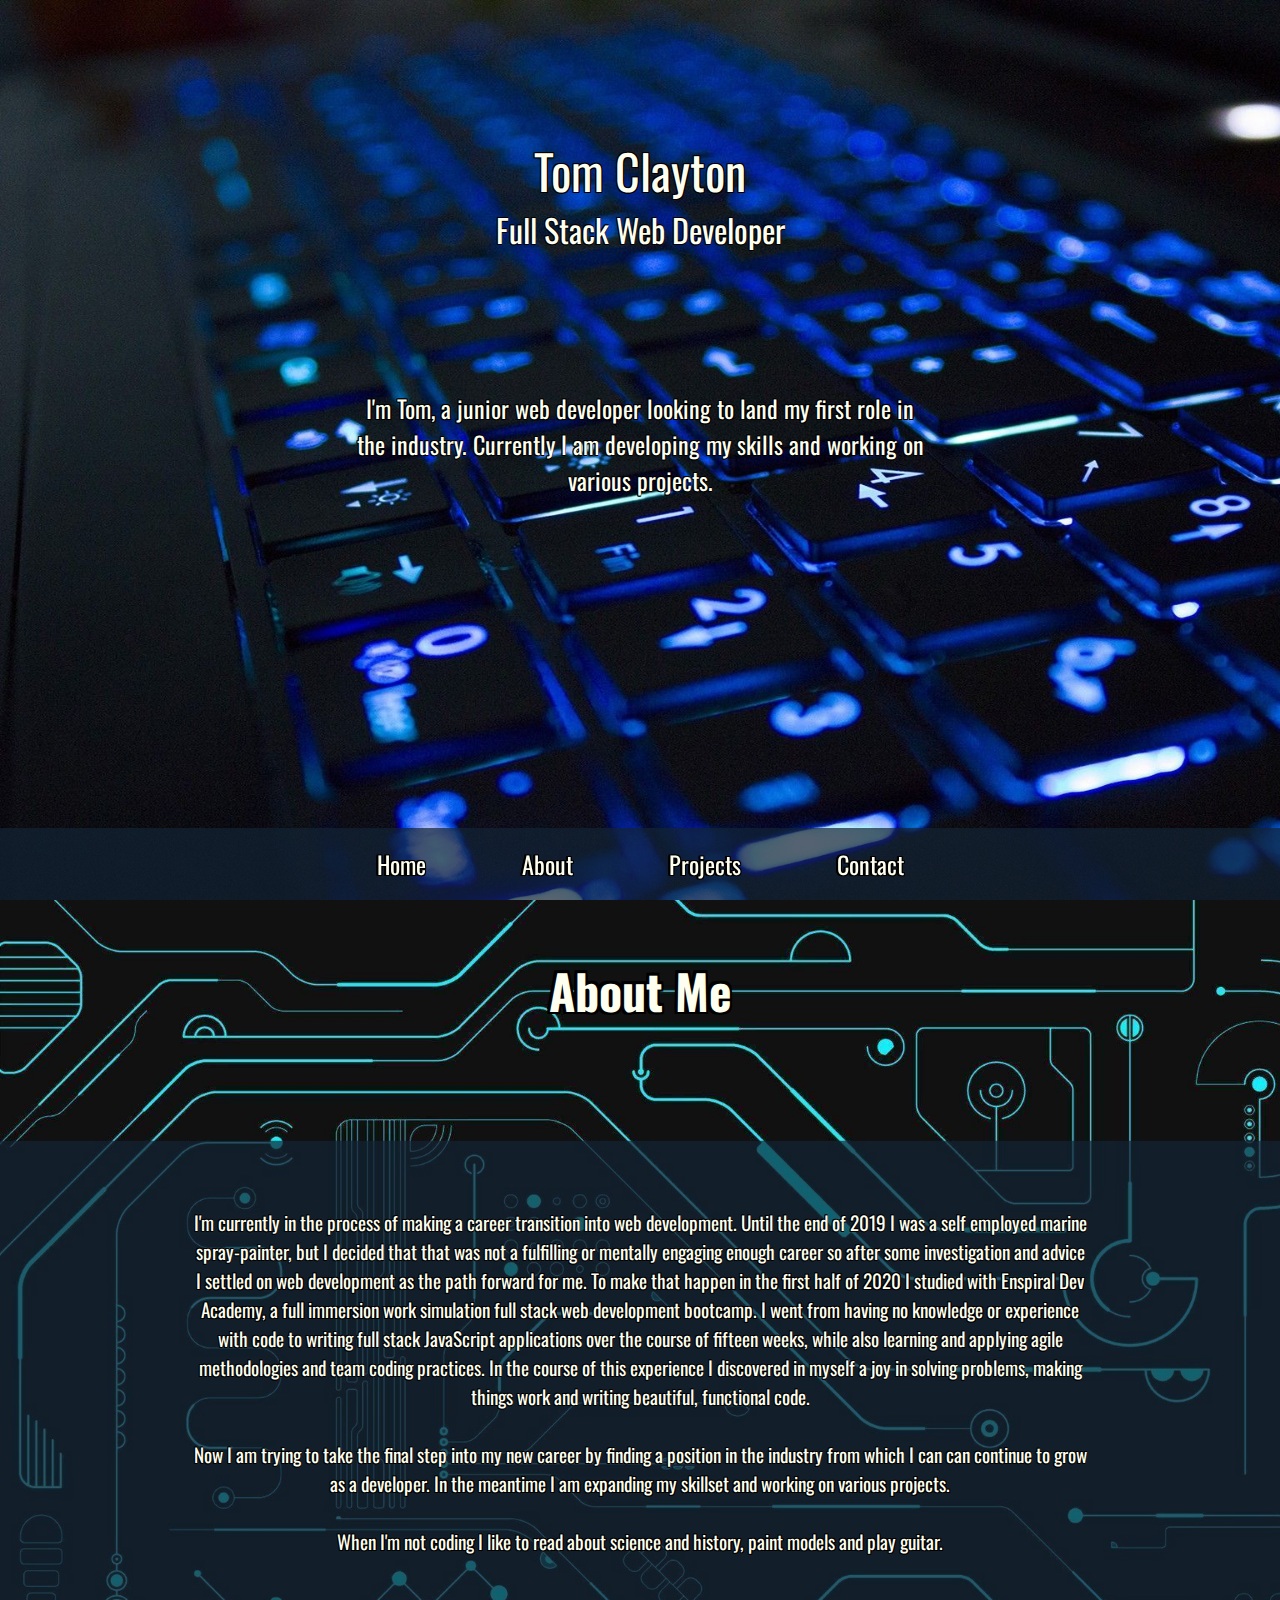
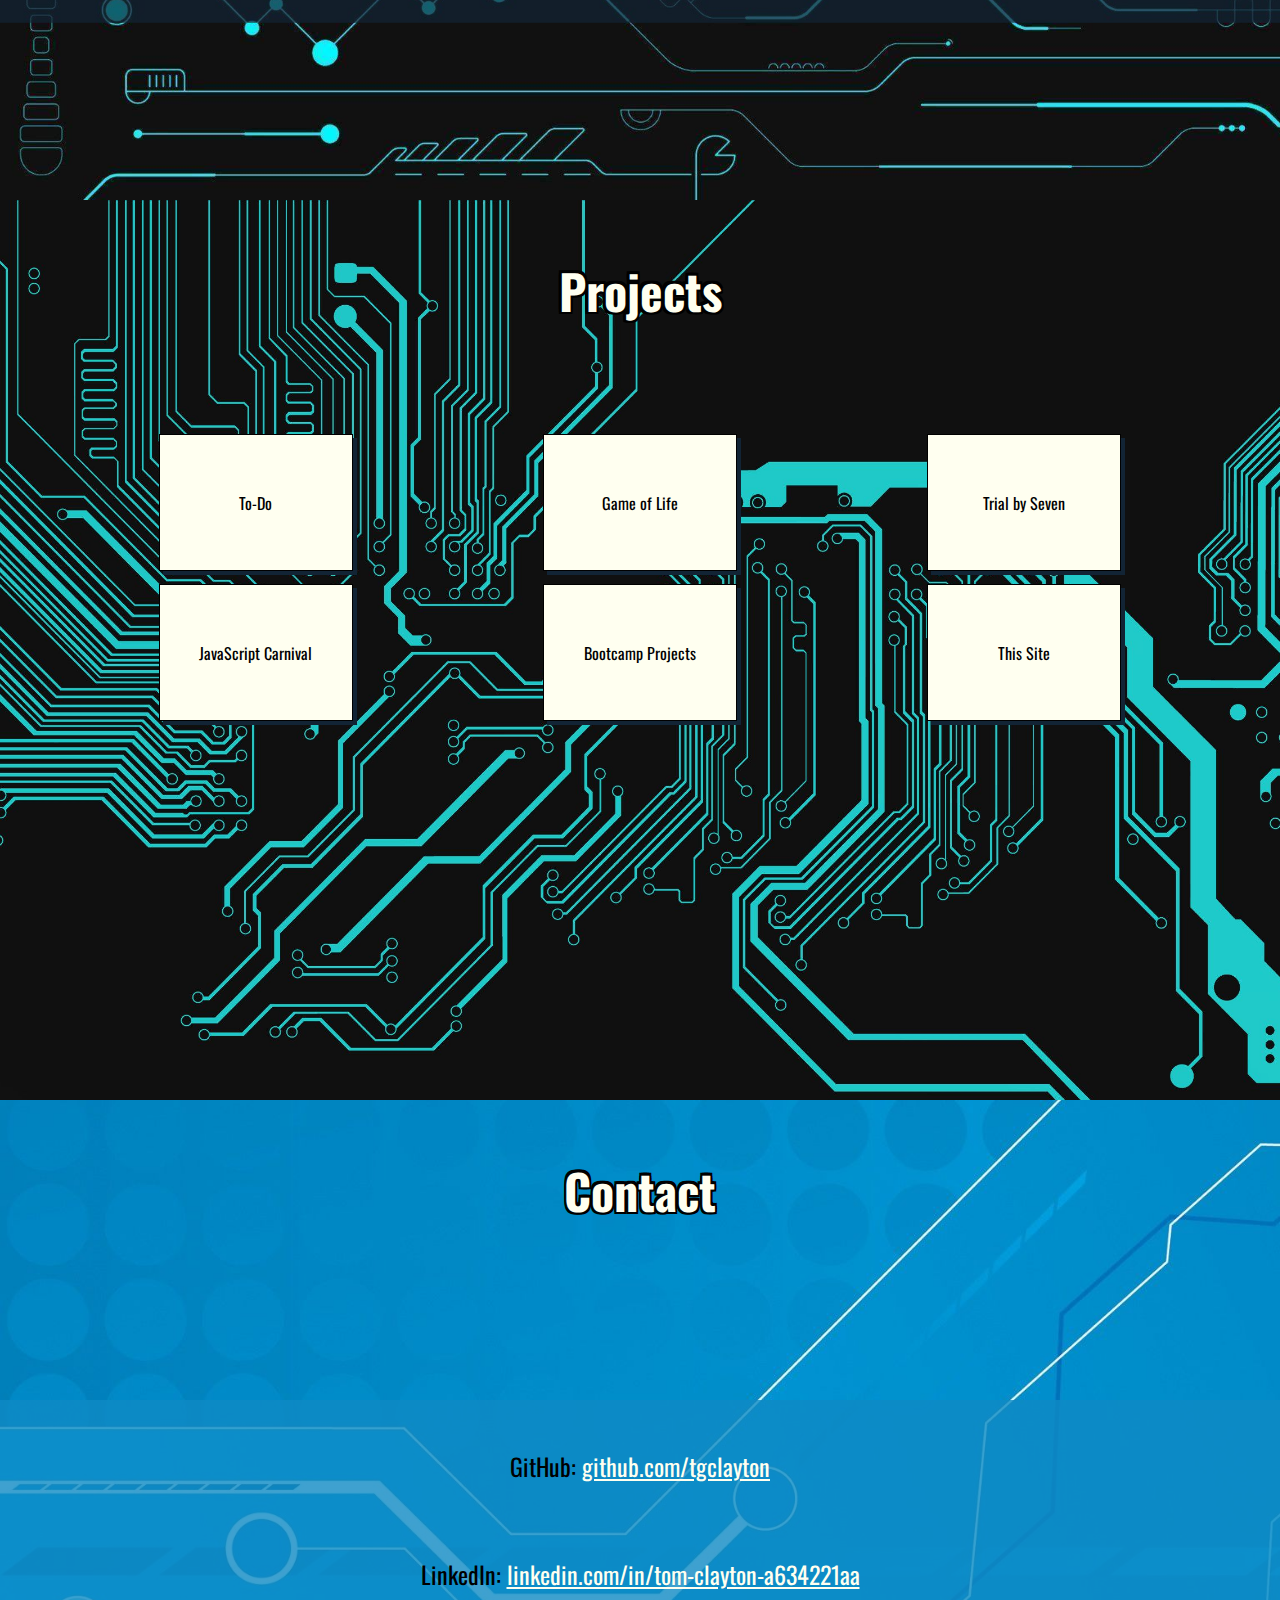
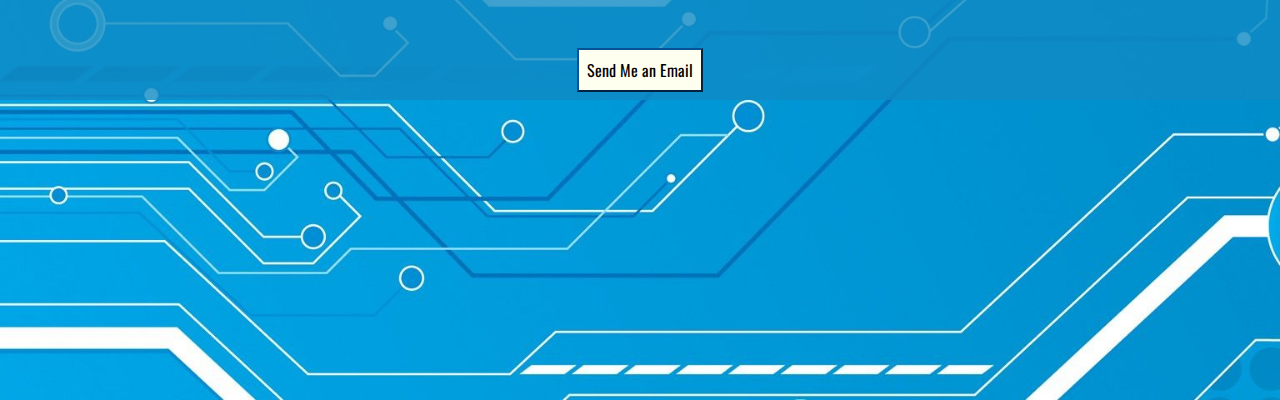
<file: index.html>
<!DOCTYPE html>
<html lang="en">

<head>
  <meta charset="UTF-8">
  <meta name="viewport" content="width=device-width, initial-scale=1.0">
  <link rel="stylesheet" href="./styles/main.css">
  <link rel="stylesheet" href="./styles/contact-page.css">
  <link rel="stylesheet" href="./styles/projects-page.css">
  <link href="https://fonts.googleapis.com/css2?family=Oswald&display=swap" rel="stylesheet">
  <title>Portfolio</title>
</head>

<body>

  <!-- Landing Page -->
  <div id='landing-page' class='full-page keyboard-background smoke-text text-shadow'>
    <div id='landing-title-box' class='smoke-text text-shadow'>
      <p class=" main-title">Tom Clayton</p>
      <p class='subtitle'>Full Stack Web Developer</p>
    </div>
    <div id='landing-bio'>
      <p>I'm Tom, a junior web developer looking
        to land my first role in the industry. Currently I am developing my skills
        and working on various projects. </p>
    </div>
    <div id='nav-bar' class='smoke-text flex-container text-shadow'>
      <a href="#landing-page">
        <p class='nav-button'>Home</p>
      </a>
      <a href="#about-page">
        <p class='nav-button'>About</p>
      </a>
      <!-- <a href="#skills-page">
        <p class='nav-button'>Skills</p>
      </a> -->
      <a href="#projects-page">
        <p class='nav-button'>Projects</p>
      </a>
      <a href="#contact-page">
        <p class='nav-button'>Contact</p>
      </a>
    </div>
    <div class="footer-space"></div>
  </div>


  <!-- About Page -->
  <div id='about-page' class='full-page circuit2-background'>
    <div class="header-box">
      <h2 class='page-header smoke-text text-shadow vertical-center horizontal-center'>About Me</h2>
    </div>
    <div id="about-page-body">
      <div id="about-info" class="vertical-center">
        <p class="smoke-text text-shadow vertical-center horizontal-center">
          I'm currently in the process of making a career transition into web development.
          Until the end of 2019 I was a self employed marine spray-painter, but I decided that that was not a fulfilling
          or mentally engaging enough career so after some investigation and advice I settled on web development
          as the path forward for me. To make that happen in the first half of 2020 I studied with Enspiral Dev Academy,
          a full immersion work simulation full stack web development bootcamp. I went from having no knowledge
          or experience with code to writing full stack JavaScript applications over the course of fifteen weeks, while
          also learning and applying agile methodologies and team coding practices. In the course of this
          experience I discovered in myself a joy in solving problems, making things work and writing beautiful,
          functional code.
          <br><br>
          Now I am trying to take the final step into my new career by finding a position in the industry from which
          I can can continue to grow as a developer. In the meantime I am expanding my skillset and working on various
          projects.
          <br><br>
          When I'm not coding I like to read about science and history, paint models and play guitar.
        </p>
      </div>
    </div>
    <div class="footer-space"></div>
  </div>


  <!-- Skills Page -->
  <!-- <div id='skills-page' class='full-page grey'>
    <h2 class='page-header smoke-text text-shadow'>Skills</h2>
  </div> -->


  <!-- Projects Page -->
  <div id='projects-page' class='full-page circuit1-background'>
    <div class="header-box">
      <h2 id='project-header' class='page-header smoke-text text-shadow vertical-center horizontal-center'>Projects</h2>
    </div>
    <div id='projects-grid' class='grid-container'>

      <div id="todo-project" class='project-box'>
        <p id="todo-project-title" class='project-name vertical-center horizontal-center'>To-Do</p>
        <div style="display: none;">
          <div id="todo-project-desc">
            <p class='bp-desc-p'>
              A basic to-do app made using Create-React-App. This was my first attempt at using using react hooks.
              <br><br>
              Currently in the process of integrating a backend and adding a Mongo Db database.
            </p>
          </div>
          <div id="todo-project-links">
            <div style="padding: 2em 1em;">
              Live App: <a href="https://toms-todo.netlify.app/">toms-todo.netlify.app/</a>
              <br><br>
              GitHub: <a href="https://github.com/tgclayton/cra-test">github.com/tgclayton/cra-test</a>
            </div>
          </div>
        </div>
      </div>

      <div id="gol-project" class='project-box'>
        <p id="gol-project-title" class='project-name vertical-center horizontal-center'>Game of Life</p>
        <div style="display: none; position: relative;">
          <div id="gol-project-desc">
            <p class='bp-desc-p'>An implementation of Conway's Game of Life, using JavaScript and React.
              The Game itself is displayed on an html canvas element, I spent a lot of
              time iterating through different approaches for the display and game code
              in order to make the game run fast.
            </p>
          </div>
          <div id="gol-project-links" class="vertical-center">
            <div style="padding: 2em 1em;">
              Live App: <a href="https://tom-gol.herokuapp.com/">tom-gol.herokuapp.com/</a>
              <br><br><br>
              GitHub: <a href="https://github.com/tgclayton/Tom-GOL">github.com/tgclayton/Tom-GOL</a>
            </div>
          </div>
        </div>
      </div>

      <div id="game-project" class='project-box'>
        <p id="game-project-title" class='project-name vertical-center horizontal-center'>Trial by Seven</p>
        <div style="display: none;">
          <div id="game-project-desc">
            <p class='bp-desc-p'>
              My final project at bootcamp. A squad based combat game built over the course of five days
              using Phaser with a React UI wrapper. This was a fun project, I started it having no experience
              with Phaser at all and had to learn the basis before I could even begin. I had a lot of interesting
              issues come up getting the Phaser game and React UI to share information and update each other and
              ended up using several creative workarounds to make it happen.
            </p>
          </div>
          <div id="game-project-links">
            <div style="padding: 2em 1em;">
              Live App: <a href="https://the-name-of-the-game.herokuapp.com/">the-name-of-the-game.herokuapp.com/</a>
              <br><br><br>
              GitHub: <a href="https://github.com/tgclayton/Trial-by-Seven">github.com/tgclayton/Trial-by-Seven</a>
            </div>
          </div>
        </div>
      </div>

      <div id="carnival-project" class='project-box'>
        <p id="carnival-project-title" class='project-name vertical-center horizontal-center'>JavaScript Carnival</p>
        <div style="display: none;">
          <div id="carnival-project-desc">
            <p class='bp-desc-p'>
              Several small JavaScript apps created when I was first learning to code, preserved
              here largely for nostalgia.
            </p>
          </div>
          <div id="carnival-project-links">
            <div style="padding: 2em 1em;">
              GitHub: <a
                href="https://github.com/tgclayton/Portfolio/tree/master/js-carnival">github.com/tgclayton/Portfolio</a>
              <br><br>
              <a href="./js-carnival/calculator/index.html">Calculator</a>
              <br><br>
              <a href="./js-carnival/minesweeper/index.html">Minesweeper</a>
              <br><br>
              <a href="./js-carnival/javascript-carnival/dress-the-clown/dress-the-clown.html">Dress the Clown</a>
              <br><br>
              <a href="./js-carnival/javascript-carnival/inflate-the-unicorn/inflate-the-unicorn.html">Inflate the
                Unicorn</a>
              <br><br>
              <a href="./js-carnival/javascript-carnival/whack-a-mole/whack-a-mole.html">Whack-a-Mole</a>
            </div>
          </div>
        </div>
      </div>

      <div id="bootcamp-project" class='project-box'>
        <p id="bootcamp-project-title" class='project-name vertical-center horizontal-center'>Bootcamp Projects</p>
        <div style="display: none;">
          <div id="bootcamp-project-desc">
            <p class='bp-desc-p'>
              Several team projects I contributed to during bootcamp. Each one was built over
              the course of a day, coming up with the concept on thursday afternoon and delivering
              and presenting the final product at 3pm the next day, and attempted to utilise the tools
              we had learned that week. None of these were deployed so only the GitHub links are provided.
            </p>
          </div>
          <div id="bootcamp-project-links">
            <div style="padding: 2em 1em;">
              Flash Cards: <a
                href="https://github.com/kahikatea-2020/Public-Indecency">github.com/kahikatea-2020/Public-Indecency</a>
              <br><br>
              Quote Battle: <a
                href="https://github.com/kahikatea-2020/quote_battle">github.com/kahikatea-2020/quote_battle</a>
              <br><br>
              Happy Little Accidents: <a
                href="https://github.com/kahikatea-2020/HappyLittleAccidents">github.com/kahikatea-2020/HappyLittleAccidents</a>
              <br><br>
              Zoomers: <a
                href="https://github.com/kahikatea-2020/Zoomers/tree/tom">github.com/kahikatea-2020/Zoomers</a>
            </div>
          </div>
        </div>
      </div>

      <div id="portfolio-project" class='project-box'>
        <p id="portfolio-project-title" class='project-name vertical-center horizontal-center'>This Site</p>
        <div style="display: none;">
          <div id="portfolio-project-desc">
            <p class='bp-desc-p'>
              This was intended as a simple static html/css webpage to collect my work in
              one place and practice css and styling. It grew slightly in the building and ended
              up having some features that probably would have been easier to implement using React
              but instead use some interesting workarounds to achieve. Namely this project page and
              the method it uses to display relevant information in this larger project window. At
              some point I may recreate it more elegantly in React but for now it does the job required.
              Still requires some work to make it reactive and display niceley on all devices.
            </p>
          </div>
          <div id="portfolio-project-links">
            <div style="padding: 2em 1em;">
              GitHub: <a href="https://github.com/tgclayton/Portfolio">github.com/tgclayton/Portfolio</a>
            </div>
          </div>
        </div>
      </div>

      <!-- <div id="netlazy-project" class='project-box'>
        <p id="netlazy-project-title" class='project-name vertical-center horizontal-center'>NetLazy</p>
        <div style="display: none;">
          <div id="netlazy-project-desc">
            <p class='bp-desc-p'>A tool to manage a professional network, based on the spreadsheet
              used for that purpose by a contact of mine. The intention is to list all contacts with
              relevant information such as preferred contact method, assosciated opportunities and
              frequency of contact, and to rearrange the list automatically to remind the user
              of needed action. Built using a full MERN stack. Currently just started and mostly unimplemented.</p>
          </div>
          <div id="netlazy-project-links">
            <div style="padding: 2em 1em;">
              GitHub: <a href="https://github.com/tgclayton/netlazy">github.com/tgclayton/netlazy</a>
            </div>
          </div>
        </div>
      </div> -->

    </div>

    <!-- Blown up project page -->
    <div id='big-project-box' class="hidden horizontal-center vertical-center" onclick="toggleBigProject()">
      <div style="height: 20%; position: relative;">
        <h2 id='bp-title' class="vertical-center"></h2>
      </div>
      <div id="bp-flex-container" class="flex-container">
        <div id="project-description-container" style="width: 50%; height: 100%;">
          <div style="height: 15%; position: relative;">
            <h2 class="vertical-center horizontal-center">Description</h2>
          </div>
          <div id="project-description-content"></div>
        </div>
        <div id="project-links-container" style="width: 50%; height: 100%;">
          <div style="height: 15%; position: relative;">
            <h2 class="vertical-center horizontal-center">Links</h2>
          </div>
          <div id="project-links-content"></div>
        </div>
      </div>
      <p id="">Click anywhere to close</p>
    </div>

  </div>


  <!-- Contact Page -->
  <div id='contact-page' class='full-page circuit4-background'>
    <div class="header-box">
      <h2 class='page-header smoke-text text-shadow vertical-center horizontal-center'>Contact</h2>
    </div>

    <div id='contact-info-container'>
      <div id='contact-info-box' class="horizontal-center vertical-center">
        <p class="contact-page-p">GitHub: <a href="https://github.com/tgclayton" class="">github.com/tgclayton</a></p>
        <p class="contact-page-p">LinkedIn: <a
            href="https://www.linkedin.com/in/tom-clayton-a634221aa/">linkedin.com/in/tom-clayton-a634221aa</a></p>
        <!-- <p class="contact-page-p">Email: <span style='color: ivory;'>tgclayton1@gmail.com</span> </p> -->
        <button onclick="toggleSendMessage()">Send Me an Email</button>
      </div>

      <div id='message-window' class='horizontal-center vertical-center hidden'>
        <form id="message-form" netlify action="POST" name="Portfolio Message" class="horizontal-center">
          <p style="margin-top: 0; padding-top:1em ;" class="form-p">Return Address: </p>
          <textarea name="message-return-address" id="" cols="30" rows="1"></textarea>
          <p style="margin-top: 0; padding-top:1em ;" class="form-p">Subject: </p>
          <textarea name="message-subject" id="" cols="30" rows="1"></textarea>
          <p class="form-p">Message:</p>
          <textarea name="message-body" id="message-input" cols="30" rows="5"></textarea>
        </form>
        <div id="message-button-container" class="flex-container">
          <button onclick="toggleSendMessage()">Close</button>
          <button onclick="formSubmit()">Send</button>
        </div>
      </div>
    </div>

    <div class='footer-space'></div>
  </div>

</body>
<script src="./scripts/script.js"></script>
      
</html>
</file>
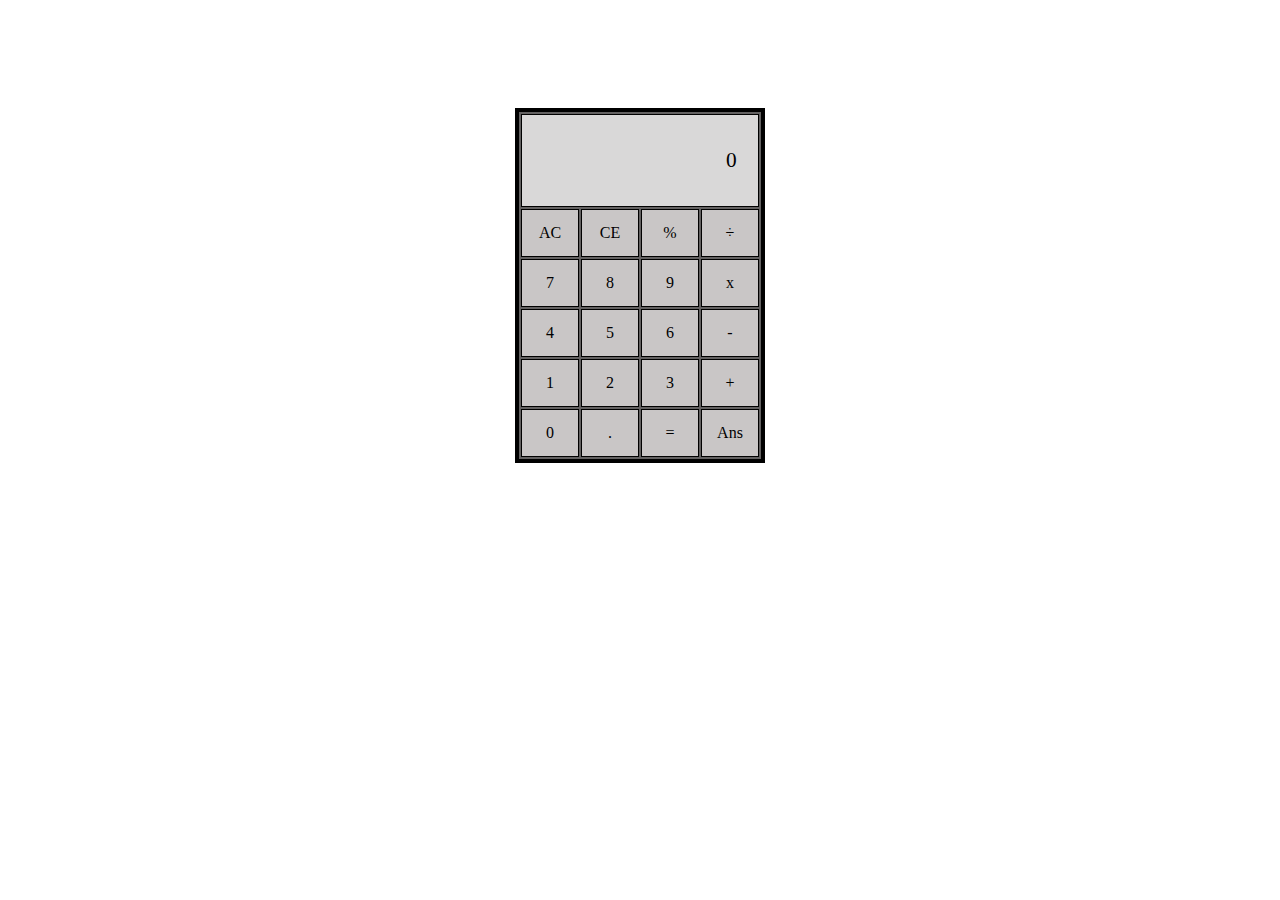
<file: js-carnival/calculator/index.html>
<!DOCTYPE html>
<html>

<head>
  <title>Tom's Calculator</title>
  <link rel="stylesheet" href="main.css" type="text/css">
  <meta charset="UTF-8">
 
</head>

<body>
  <table id="calcFace" class="">
    
<tr>
  <td id="screen" colspan="4" style="
  height: 4em; 
  background-color: rgba(245, 245, 245, 0.808); 
  overflow: hidden;
  text-align: right;
  padding-right: 1em;
  font-size: 16pt;
  ">0</td>
</tr>


    <tr>
      
      <td>AC</td>
      <td>CE</td>
      <td>%</td>
      <td>÷</td>
    </tr>

    <tr>
      <td>7</td>
      <td>8</td>
      <td>9</td>
      <td>x</td>
    </tr>

    <tr>
      <td>4</td>
      <td>5</td>
      <td>6</td>
      <td>-</td>
    </tr>

    <tr>
      <td>1</td>
      <td>2</td>
      <td>3</td>
      <td>+</td>
    </tr>

    <tr>
      <td>0</td>
      <td>.</td>
      <td>=</td>
      <td>Ans</td>
    </tr>
   

  </table>
  <script src="calculator.js"></script>
</body>

</html>
</file>
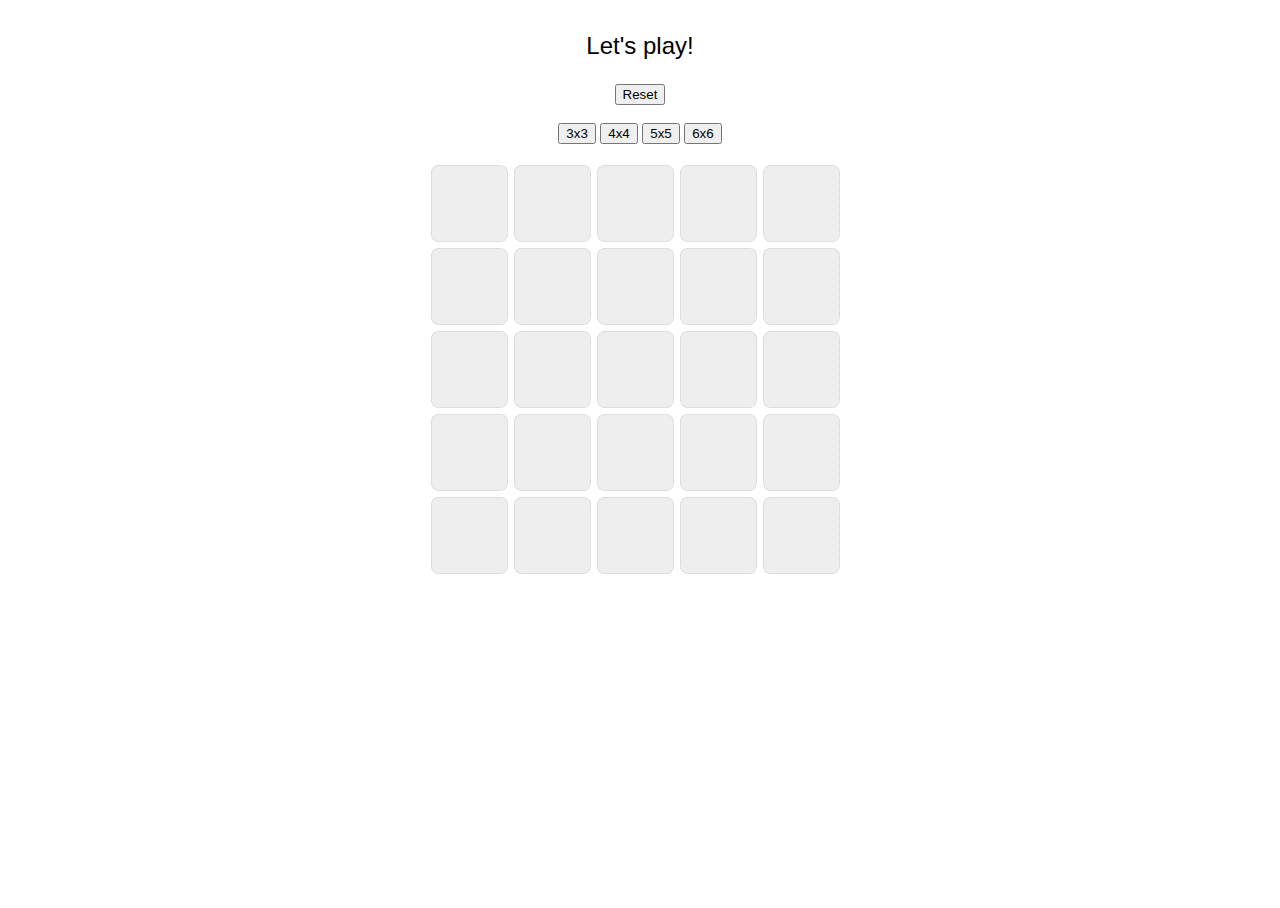
<file: js-carnival/minesweeper/index.html>
<!DOCTYPE html>
<html>
  <head>
    <title>Minesweeper</title>
    <link rel="stylesheet" href="minesweeper.css">
    <script src="lib/tests.js"></script>
    <script src="lib/lib.js"></script>
    <script src="minesweeper.js"></script>
  </head>
  <body>
    <!-- <div id="full-page"> -->
    <div id="message"></div>
    <button onclick="newGame('reset')">Reset</button>
    <br>
    <div id="size-select">
      <button class="selector-button" onclick="newGame (3)">3x3</button>
      <button class="selector-button" onclick="newGame (4)">4x4</button>
      <button class="selector-button" onclick="newGame (5)">5x5</button>
      <button class="selector-button" onclick="newGame (6)">6x6</button>
    </div>
    <br>
    <div id="notes"></div>
    <div class="board"></div>
    
  </div>
    
  </body>
</html>
</file>
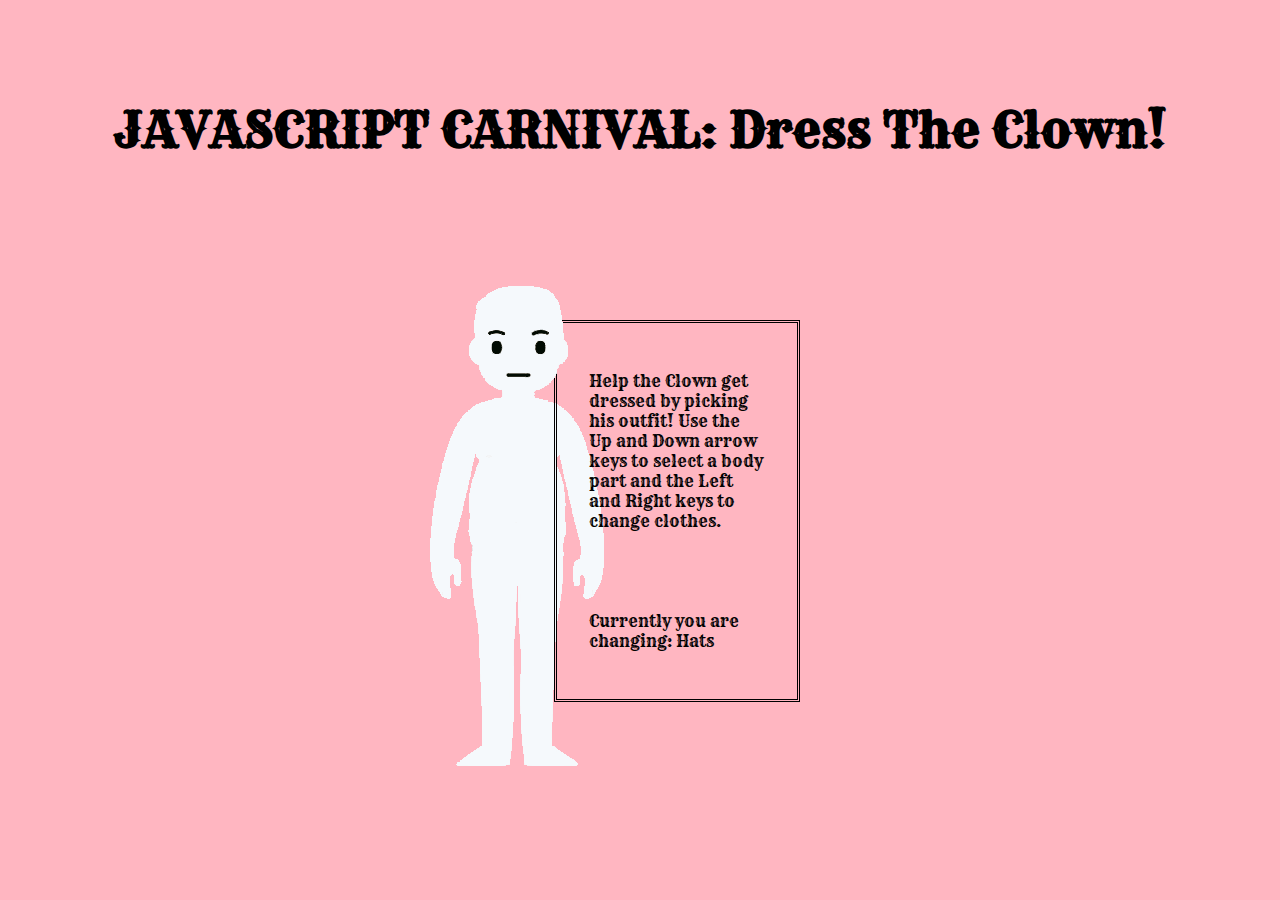
<file: js-carnival/javascript-carnival/dress-the-clown/dress-the-clown.html>
<!doctype html>

<html lang="en">

<head>

  <meta charset="utf-8">
  <meta name="viewport" content="width=device-width, initial-scale=1, user-scalable=0, maximum-scale=1, minimum-scale=1">
  <title>JAVASCRIPT CARNIVAL: Dress The Clown!</title>
  <link href="https://fonts.googleapis.com/css?family=Rye&display=swap" rel="stylesheet">
  <link rel="stylesheet" href="../main.css">

</head>

<body>

	<h1> JAVASCRIPT CARNIVAL: Dress The Clown! </h1>

	<div class="dress-a-parent">
		<img id="head" class="dress-an-image" src="./images/head0.png"> <br>
		<img id="body"class="dress-an-image" src="./images/body0.png"> <br>
		<img id="shoes" class="dress-an-image" src="./images/shoes0.png">
	</div>

	<div class="clown-box">
		<p>Help the Clown get dressed by picking his outfit!
			 Use the Up and Down arrow keys to select a body part 
			 and the Left and Right keys to change clothes.
		</p>
		<p>
			Currently you are changing: <sp id="part-selector">Hats</sp>
		</p>
	</div>

<script src="dress-the-clown.js"></script>
</body>

</html>
</file>
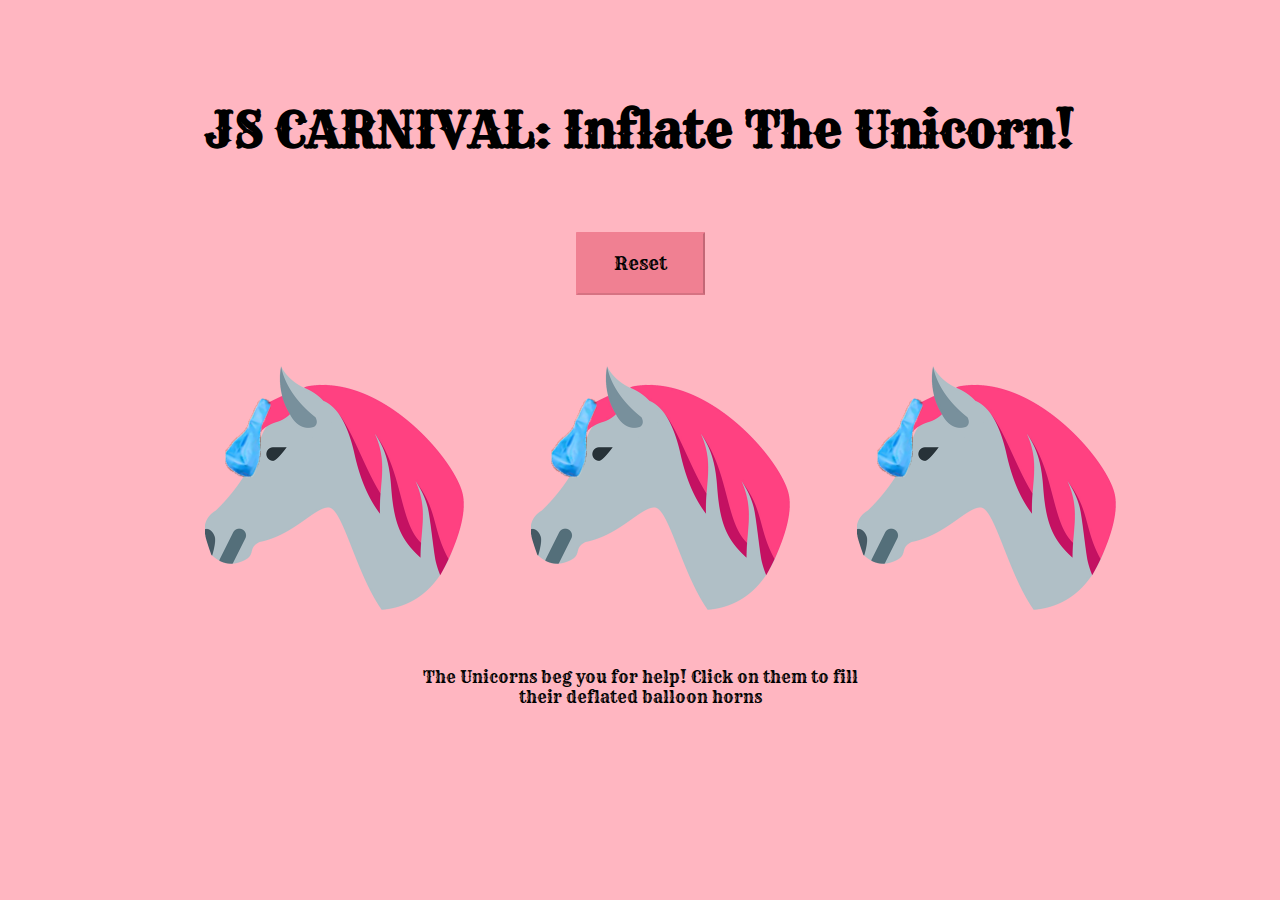
<file: js-carnival/javascript-carnival/inflate-the-unicorn/inflate-the-unicorn.html>
<!doctype html>

<html lang="en">

<head>

  <meta charset="utf-8">
  <meta name="viewport" content="width=device-width, initial-scale=1, user-scalable=0, maximum-scale=1, minimum-scale=1">
  <title>JS CARNIVAL: Inflate The Unicorn!</title>
  <link href="https://fonts.googleapis.com/css?family=Rye&display=swap" rel="stylesheet">
  <link rel="stylesheet" href="../main.css">

</head>

<body>

	<h1> JS CARNIVAL: Inflate The Unicorn! </h1>
	<!-- <button>testeee</button> -->
   <button class="uni-reset" onclick="reset()">Reset</button>
   
	<div class="container">
		<button class="uniButton" type="button" onclick="inflate('Buttershy', 'bnum')"><img id="Buttershy" class="inflate-an-image" src="./images/unicorn-0.png"></button>
		<button class="uniButton" type="button" onclick="inflate('Sparklesilver', 'snum')"><img id="Sparklesilver" class="inflate-an-image" src="./images/unicorn-0.png"></button>
		<button class="uniButton" type="button" onclick="inflate('Arcothax', 'anum')"><img id="Arcothax" class="inflate-an-image" src="./images/unicorn-0.png"></button>
	</div>
<div class="message-box">
 <p id="message">The Unicorns beg you for help! Click on them to fill their deflated balloon horns</p>
</div>
<script src="inflate-the-unicorn.js"></script>
</body>

</html>
</file>
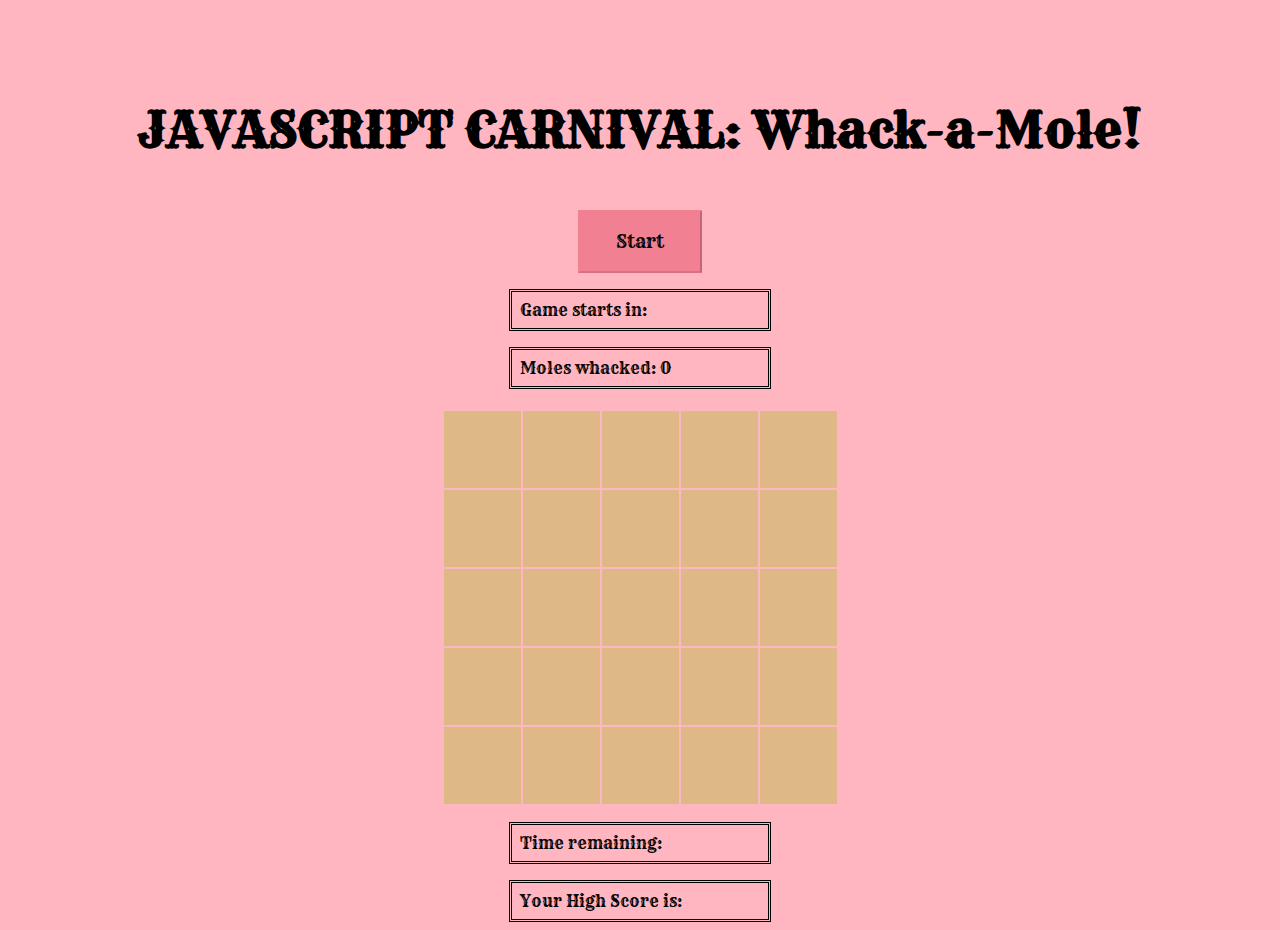
<file: js-carnival/javascript-carnival/whack-a-mole/whack-a-mole.html>
<!doctype html>

<html lang="en">

	<head>

	  <meta charset="utf-8">
	  <meta name="viewport" content="width=device-width, initial-scale=1, user-scalable=0, maximum-scale=1, minimum-scale=1">
	  <title>JAVASCRIPT CARNIVAL: Whack-a-Mole!</title>
	  <link href="https://fonts.googleapis.com/css?family=Rye&display=swap" rel="stylesheet">
	  <link rel="stylesheet" href="../main.css">

	</head>

	<body>

		<h1> JAVASCRIPT CARNIVAL: Whack-a-Mole! </h1>


<button class="centered-div uni-reset" type="button" id="startButton" onclick="startCount(); setTimeout (moleShow, 3000)">Start</button>

<div id="countdown-display" class="centered-div whack-box" >Game starts in:				<span id="countdown"></span></div>


<div class="centered-div whack-box" >Moles whacked:				<span id="count">0</span></div>

<!-- <button type="button" id="" onclick="moleShow(4)">Start</button> -->

<br>

		<table id="molefield">
		  <tr>
			<td>  </td>
			<td>  </td>
			<td>  </td>
			<td>  </td>
			<td>  </td>
		  </tr>
		  <tr>
			<td>  </td>
			<td>  </td>
			<td>  </td>
			<td>  </td>
			<td>  </td>
		  </tr>
		  <tr>
			<td>  </td>
			<td>  </td>
			<td>  </td>
			<td>  </td>
			<td>  </td>
		  </tr>
		  <tr>
			<td>  </td>
			<td>  </td>
			<td>  </td>
			<td>  </td>
			<td>  </td>
		  </tr>
		  <tr>
			<td>  </td>
			<td>  </td>
			<td>  </td>
			<td>  </td>
			<td>  </td>
		  </tr>
		</table>
		<div class="centered-div whack-box" >Time remaining:				<span id="timeLeft"></span></div>
		<div class="centered-div whack-box" >Your High Score is:				<span id="highScore"></span></div>
		<script src="whack-a-mole.js"></script>

	</body>

</html>
</file>
<file: styles/main.css>
body {
  margin: 0;
  padding: 0;
  font-family: 'Oswald', sans-serif;
  --contact-button-size: 1em
}
/* If the screen size is 601px wide or more*/
@media screen and (min-width: 800px) {
  body {
    --main-title-size: 3em;
    --bio-width: 45%;
    --subtitle-size: 2em;
    --about-bio-size: 1.5vw;
    --nav-button-size: 1em;
    --about-info-width: 70%;
    --project-box-width: 15vw;
  }
}

@media screen and (max-width: 700px) {
  body {
    --main-title-size: 2.5em;
    --subtitle-size: 1.5em;
    --bio-width: 90%;
    --about-info-width: 90%;
    --about-bio-size: 2.5vw;
    --nav-button-size: .6em;
    --project-box-width: 15vw;
  }
}

/* If the screen size is 400px wide or less */
@media screen and (max-width: 430px) {
  body {
    --main-title-size: 2.5em;
    --subtitle-size: 1.5em;
    --about-bio-size: 3vw;
    --nav-button-size: .5em;
    --project-box-width: 20vw;
  }
}

@media screen and (max-width: 300px) {
  body {
    --about-bio-size: 3.5vw;
    --project-box-width: 23vw;
  }
}

html {
  margin: 0;
  padding: 0;
  height: 100%;
  width: 100%;
  scroll-behavior: smooth;
  overflow-y: scroll;
}

div {
/* overflow: hidden; */
}


#full-site {
  height: 100%;
  width: 100%
}

.full-page {
  height: 100vh;
  width: 100%;
  text-align: center;
  position: relative;
  /* border-bottom: 2pt solid black; */
}

.smoke-text {
  color: ivory;
}

#nav-bar a {
  text-decoration: none;
  color: ivory;
}

.nav-button {
  font-size: var(--nav-button-size);
  margin:0 1em;
  padding: 0 1em;
  vertical-align: middle;
}

.nav-button:hover {
  background-color: rgba(13, 28, 41, 0.8);
}

#nav-bar {
  background-color: rgba(18, 36, 53, 0.7);
  position: fixed;
  bottom: 0;
  width: 100%;
  z-index: 100;
  font-size: 1.5em;
  height: 3em;
  line-height: 3em;
}


.nav-button:visited {
  color: whitesmoke;
  text-decoration: none;
}

.flex-container {
  display: flex;
  justify-content: center;
}

.column-flex {
  flex-direction: column;
}

.text-shadow {
  text-shadow:
  0.05em 0 black,
  0 0.05em black,
  -0.05em 0 black,
  0 -0.05em black,
  -0.05em -0.05em black,
  -0.05em 0.05em black,
  0.05em -0.05em black,
  0.05em 0.05em black;
}

.keyboard-background {
  background-image: url('../images/glow-keyboard.jpg');
  background-size: cover;
}

.circuit1-background {
  background-image: url('../images/circuit1.jpg');
  background-size: cover;
}

.circuit2-background {
  background-image: url('../images/circuit2.jpg');
  background-size: cover;
}

.circuit3-background {
  background-image: url('../images/circuit3.png');
  background-size: cover;
}

.circuit4-background {
  background-image: url('../images/circuit4.jpg');
  background-size: cover;
}

.main-title {
  font-size: var(--main-title-size);
  margin: 0 auto;
}

.subtitle {
  font-size: var(--subtitle-size);
  margin-top: 0;
}

#landing-title-box {
/* width: 35%; */
margin: auto;
position: relative;
padding: 15vh 0 5vh;
}

#landing-bio {
  position: relative;
  top: 1em;
  width: 100%;
  margin:1.5em auto;
  font-size: 1.5em;
  text-align: center;
}

#landing-bio p {
  width: var(--bio-width);
  margin: auto;
}

.bottom {
  position: relative;
  bottom: 0px;
}

.page-header {
margin: 0;
font-size: 3em;
position: relative;
/* text-decoration: underline; */
}

.header-box {
  position: relative;
  height: 20%;
}

.horizontal-center {
  position: absolute;
  left: 0;
  right: 0;
  margin: auto;
}

.vertical-center {
  top: 50%;
  -ms-transform: translateY(-50%);
  transform: translateY(-50%);
  position: absolute;
}

.hidden {
  display: none;
}

.footer-space {
  position: relative;
  z-index: 0;
  height: 13% ;
  font-size: 1.5em;
  bottom: 0px;
  width: 100%;
}

#about-page-body {
  height: 67%;
  position: relative;
}

#about-info {
  min-height: 80%;
  background-color: rgb(18, 36, 53, .7);
  width: 100%;
  text-align: center;
}

#about-info p {
  max-width: var(--about-info-width);
  margin: auto; 
  font-size: var(--about-bio-size);
  padding: 1em 0;
}

textarea {
  border: 1pt solid black;
}
</file>
<file: styles/contact-page.css>
#contact-info-box {
  background-color: rgb(15, 138, 196, .8);
  }
  
  .contact-page-p {
  font-size: x-large;
  padding: 1em;
  }
  
  #contact-page input {
    outline: none;
    width: 70%;
  }

  #contact-page textarea {
    width: 70%;
    outline: none;
    z-index: 1;
  }

  #message-input {
    /* height: 50%; */
  }

  #contact-page a {
    color: ivory;
  }
  
  #contact-page a:visited {
    color: ivory;
  }
  
  #contact-page button {
    padding: .5em;
    margin: .5em;
    font-family: 'Oswald', sans-serif;
    font-size: var(--contact-button-size);
    background-color: ivory;
    border-color: rgb(7, 81, 150);
    outline: none;
  }
  
  #contact-page button:active {
    background-color: rgb(230, 230, 216);
  }

  #message-window {
    position: relative;
    width: 60vw;
    height: 99%;
    z-index: 1000;
    border: 2pt solid black;
    background-color: rgb(15, 138, 196);
    overflow: hidden;
   }

   #message-window form {
     overflow: hidden;
    position: relative;
    height: 70%;
   }

  .form-p {
    font-size: 1em ; 
    padding: 0 ;
  }

   #contact-info-container {
     position: relative;
     height: 60%;
     width: 100%;
     background-color: transparent;
   }

   #message-button-container {
     overflow: hidden;
     flex-direction: row;
     height: 30%;
     align-items: center;
   }

   #message-button-container button {
     height: 3em;
     width: 15%;
     margin: 1em 2em;
     z-index: 10;
   }
</file>
<file: styles/projects-page.css>
@media screen and (min-width: 801px) {
  #big-project-box {
    --big-p-size: 1em;
    --big-p-padding: 1em 2em;
    --bp-title-size:20pt !important;
    --project-box-width: 100px;
  }
}

@media screen and (max-width: 800px) {
  #big-project-box {
    --big-p-size: 0.8em;
    --big-p-padding: 1em 2em;
    --bp-title-size:15pt !important;
    --project-box-width: 15vw;
  }
}

@media screen and (max-width: 450px) {
  #big-project-box {
    --big-p-size: 7pt;
    --big-p-padding: 1em 1em;
    --bp-title-size:10pt !important;
  }
}

.project-box {
  justify-self: center;
  align-self: center;
  width: var(--project-box-width);
  height: 15vh;
  background-color: ivory;
  border: 1pt solid black;
  position: relative;
  text-align: center;
  box-shadow:4px 4px rgb(18, 36, 53);
}

.project-box:active {
  background-color: rgb(230, 230, 216);
}

.project-name {
  color: black;
}

.bp-desc-p {
  padding: var(--big-p-padding);
  text-align: justify;
  font-size: var(--big-p-size);
}

#big-project-box {
  height: 75vh;
  width: 70vw;
  background-color: ivory;
  border: 2pt solid black;
  box-shadow:6px 6px rgb(18, 36, 53);
  outline: none;
  position: absolute;
}

#big-project-box h2 {
font-size: var(--bp-title-size);
}

#big-project-box:active {
  background-color: rgb(230, 230, 216);
}

#bp-title {
  position: relative;
  margin: 0;
  text-decoration: underline;
}

#bp-flex-container {
  width: 100%;
  height: 80%;
}

.grid-container {
  padding-top: 3em;
  display: grid;
  grid-template-columns: repeat(3, 33.333%);
  grid-template-rows: repeat(3, 33.333%);
  height: 50vh;
  width: 90%;
  margin-left: 5%;
}

#project-links-container {
  font-size: var(--big-p-size);
}

#bp-close-message {
  position: absolute;
  bottom: 0;
  left: 0;
  right: 0;
}
</file>
<file: js-carnival/calculator/main.css>
table {
  background-color: rgb(99, 97, 97);
  }
  
  td {
    width: 40px;
    height: 40px;
    padding: 3px;
    border:  1px solid black;
    text-align: center;
    background-color: rgb(201, 198, 198);
    overflow: hidden;
  }
  
  #calcFace {
    position: relative;
    margin: auto;
    width: 250px; 
    /* left: 40%; */
    top: 100px;
    border: 4px solid black;
  
  }
  
  td:active {
    background-color: rgb(121, 119, 119);
  }
</file>
<file: js-carnival/minesweeper/minesweeper.css>
html, body {
  height: 100%;
  font-family: 'Open Sans', sans-serif
}

body {
  display: flex;
  align-items: center;
  justify-content: flex-center;
  flex-direction: column;
}

#message, #notes {
  display: flex;
  flex-direction: column;
  align-items: center;
}

#message {
  font-size: 1.5rem;
} 

.board {
  display: flex;
  flex-wrap: wrap;
}

.board div {
  color: green;
  font-size: 2rem;
  width: 75px;
  height: 75px;
  border: 1px #ccc dotted;
  border-radius: 10%;
  background-color: white;
  margin: 3px;
  display: flex;
  align-items: center;
  justify-content: center;
}

.board div:hover {
  background-color: white;
}

div.mine, div.mine:hover {
  background: no-repeat center/60% url("images/bomb.svg") crimson;
}

div.hidden {
  background: #eee;
}

div.hidden:hover {
  background: #ccc;
}

div.marked, div.marked:hover {
  background: no-repeat center/60% url("images/mark.svg") deepskyblue;
}

#size-select {
  position: relative;
  display: inline;
  /* width: 3em;
  right: 5em; */
  
}

.selector-button{
  margin: 3px, 2px;
}
</file>
<file: js-carnival/javascript-carnival/main.css>
body {
	font-family: 'Rye', cursive;
	background-color: LightPink;
}

h1 { 
	margin-top: 100px;
	margin-bottom: 50px;
	font-size: 3em;
	text-align: center;
}

table {
  margin-right: center;
  margin-left: center;
  margin: 0 auto;
}

td {
  background-color: BurlyWood;
  height: 75px;
  width: 75px;
} 

.container{
    text-align: center;
}

.inflate-an-image{
    display: inline-block;
    width: 300px;
    height: 300px;
    margin: 5px;
    z-index: 100;
}

.dress-a-parent {
  display: block;
  margin-left: auto;
  margin-right: auto;
  width: 50%;
  position: relative;
  top: 0;
  left: 0;
}

.dress-an-image {
  position: absolute;
  top: 0px;
  left: 0px;
}

 #head {
	z-index: 2
 }
 
 #body {
	z-index: 0
 }

  #shoes {
	z-index: 1
 }

.ferris-wheel-car {
	width: 50px;
	height: 50px;
	background-color: red;
}
.uniButton{
  background-color: rgb(255, 182, 193);
  border: none;
  outline: none;

}

#startButton {

}

.moleButton {
  border: none;
  outline: none;
  background-color: transparent;
  height: 100%;
  width: 100%;
  object-fit: fill;
}

.molePic {
  width: 100%;
  height: 100%;
}

.uni-reset {
  margin: 4em auto .5em; 
  display: block;
  padding: 1em 2em;
  font-size: large;
  background-color: rgb(240, 128, 146);
  outline: none;
  border-color:rgb(240, 128, 146) rgba(240, 128, 147, 0.534) rgba(240, 128, 147, 0.301) ;
  border-radius: .025rem;
  font-family: 'Rye', cursive
}

.message-box{
  margin: 2em auto;
  width: 30em;
 height: 7em;
 /* border: 2px solid rgba(19, 11, 12, 0.952); */
}

#message {
  padding: 1em;
  text-align: center;
}

.clown-box p {
padding: 2em;
}

.clown-box {
  width: 15em;
  border: 3px double black;
  display: inline-block;
  position: absolute;
  right: 30em;
  top: 20em;

}

.whack-box {
  border: 3px double black;
  padding: .5em;
  width: 15em;
}

.centered-div {
  margin: 1em auto 0;
  display: block;
}
</file>
